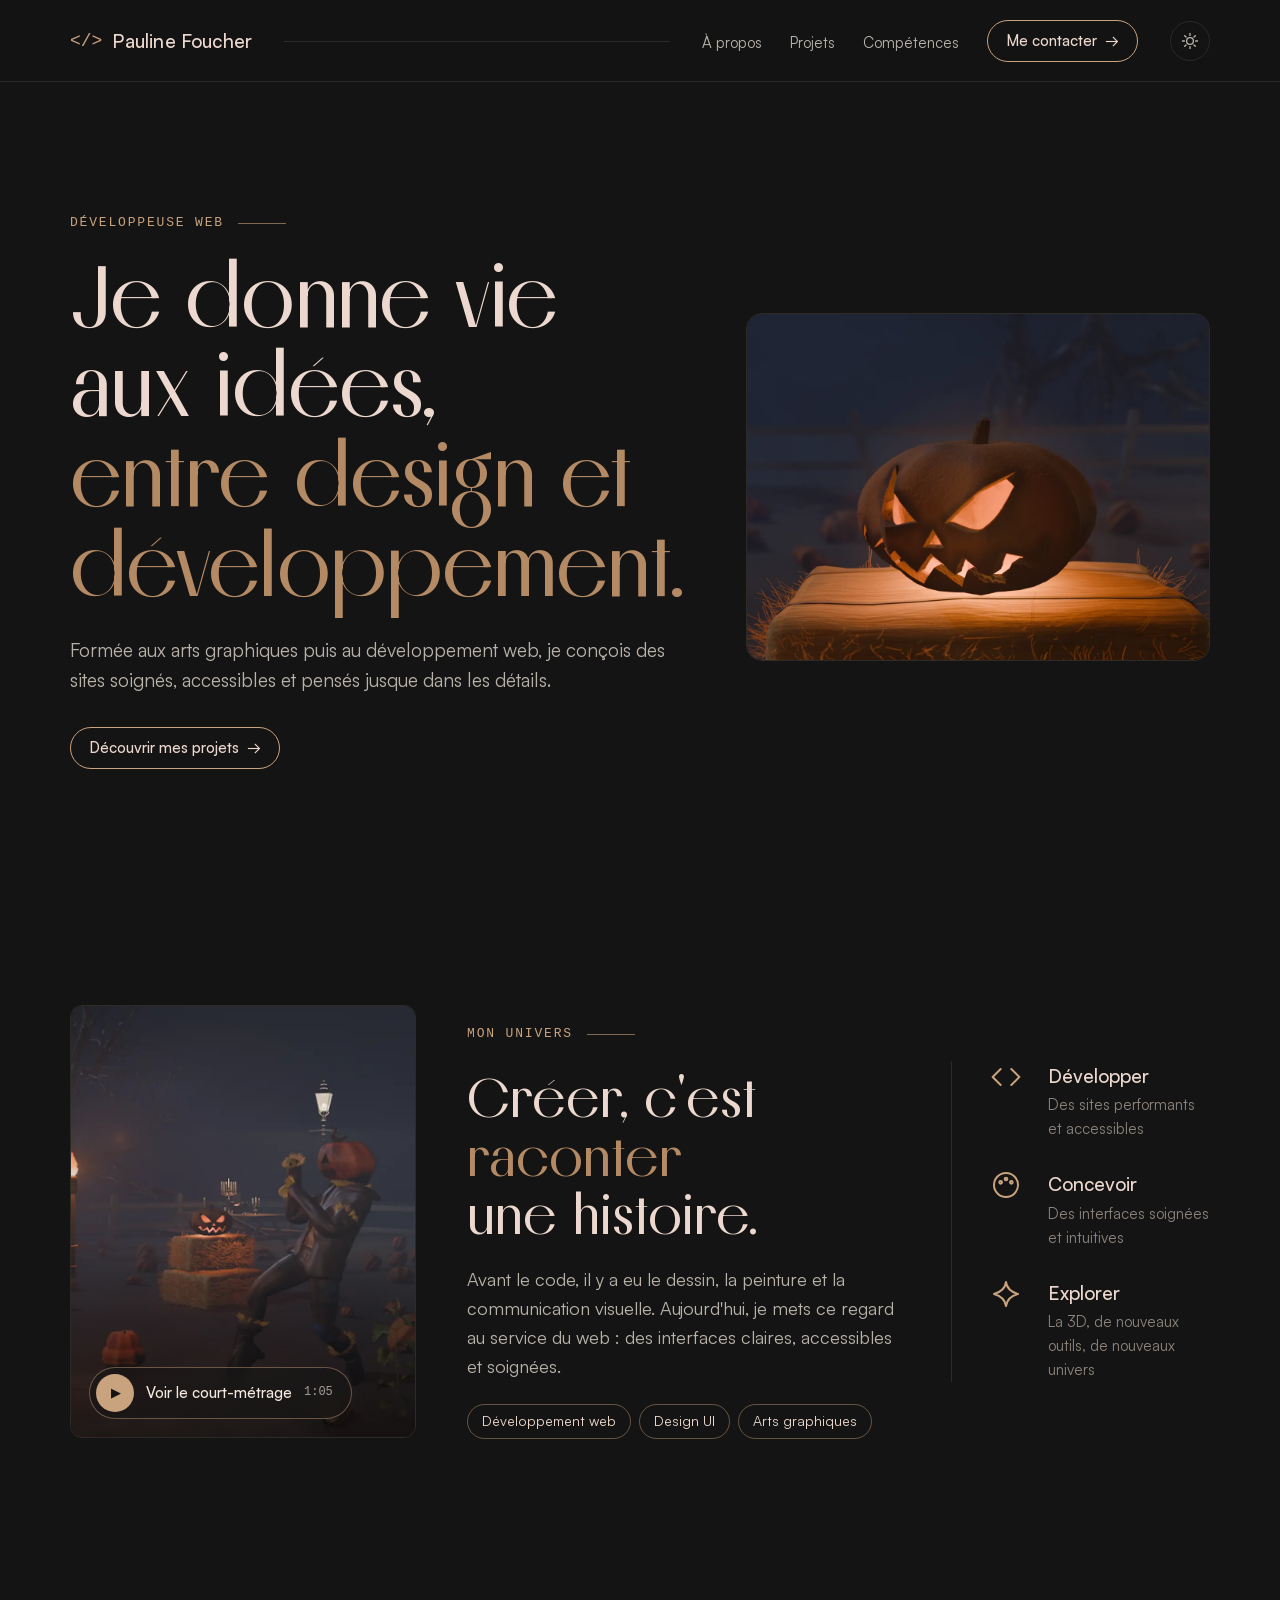
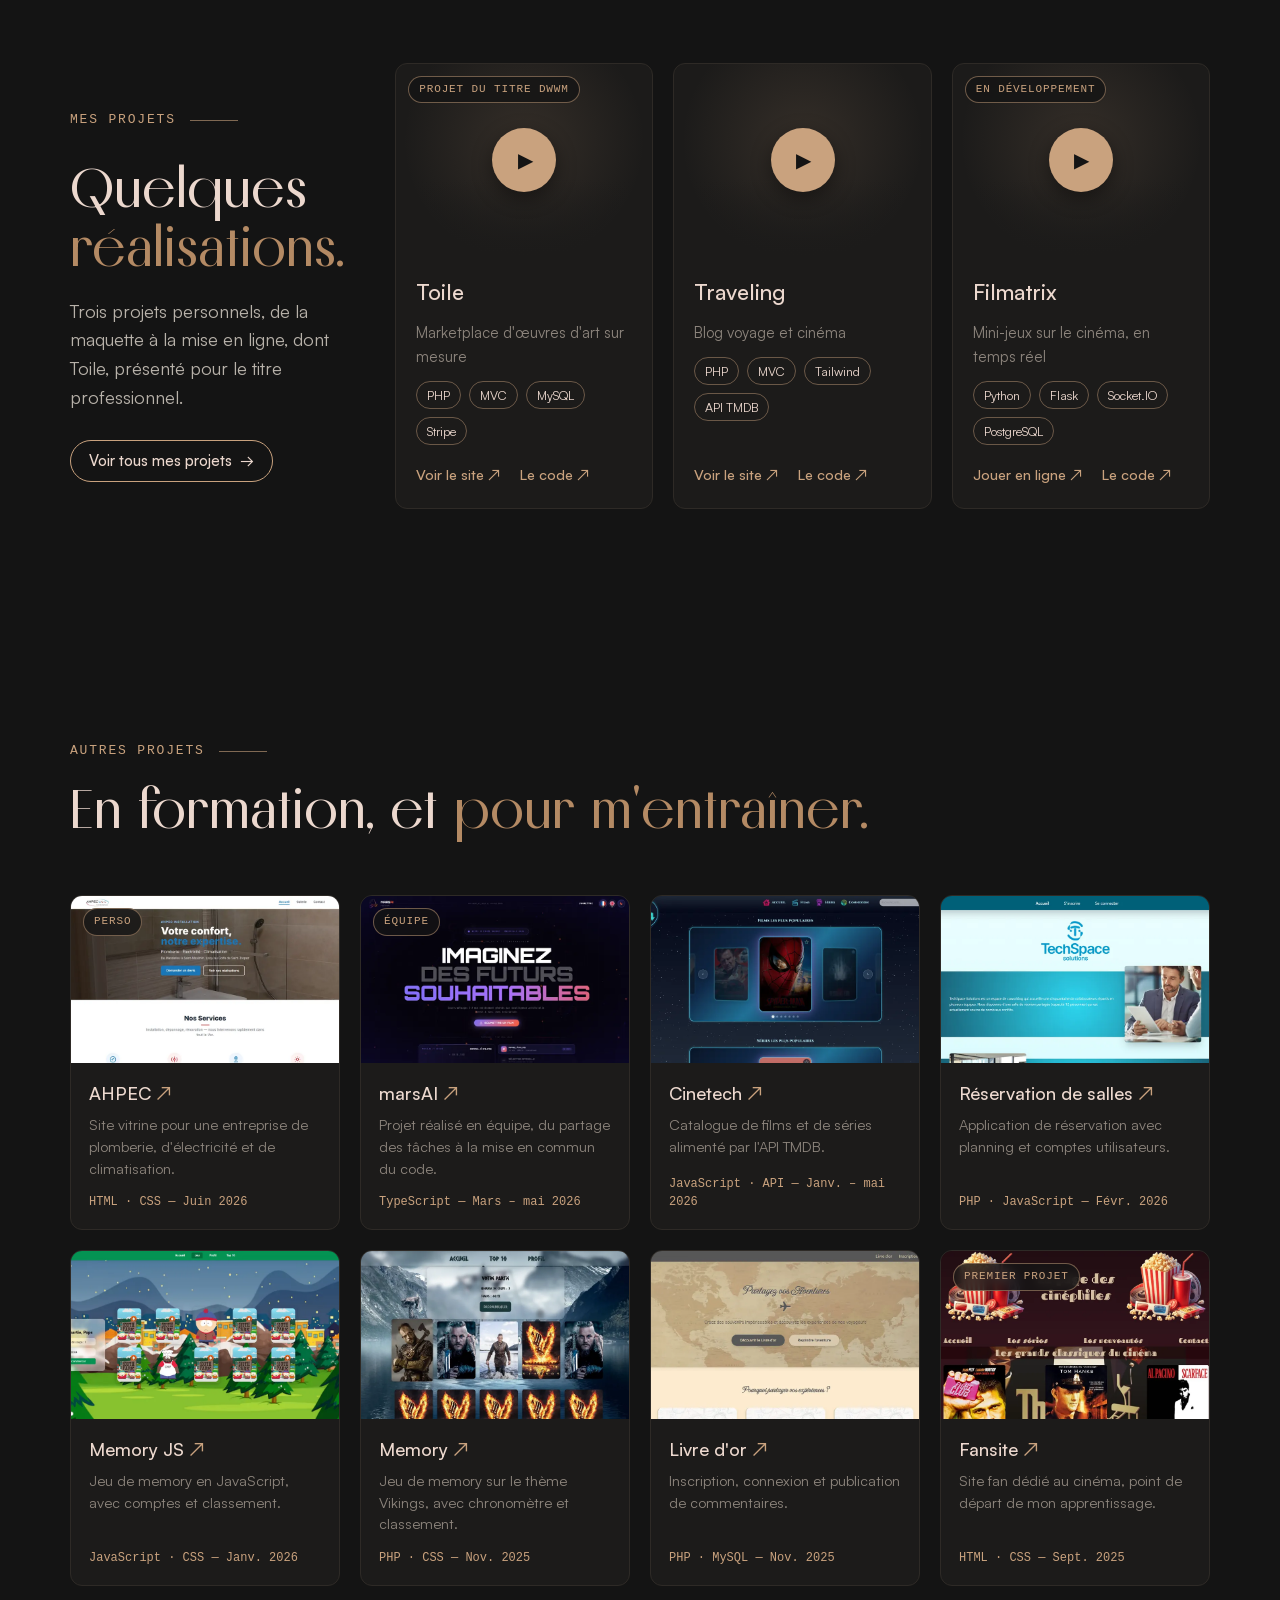
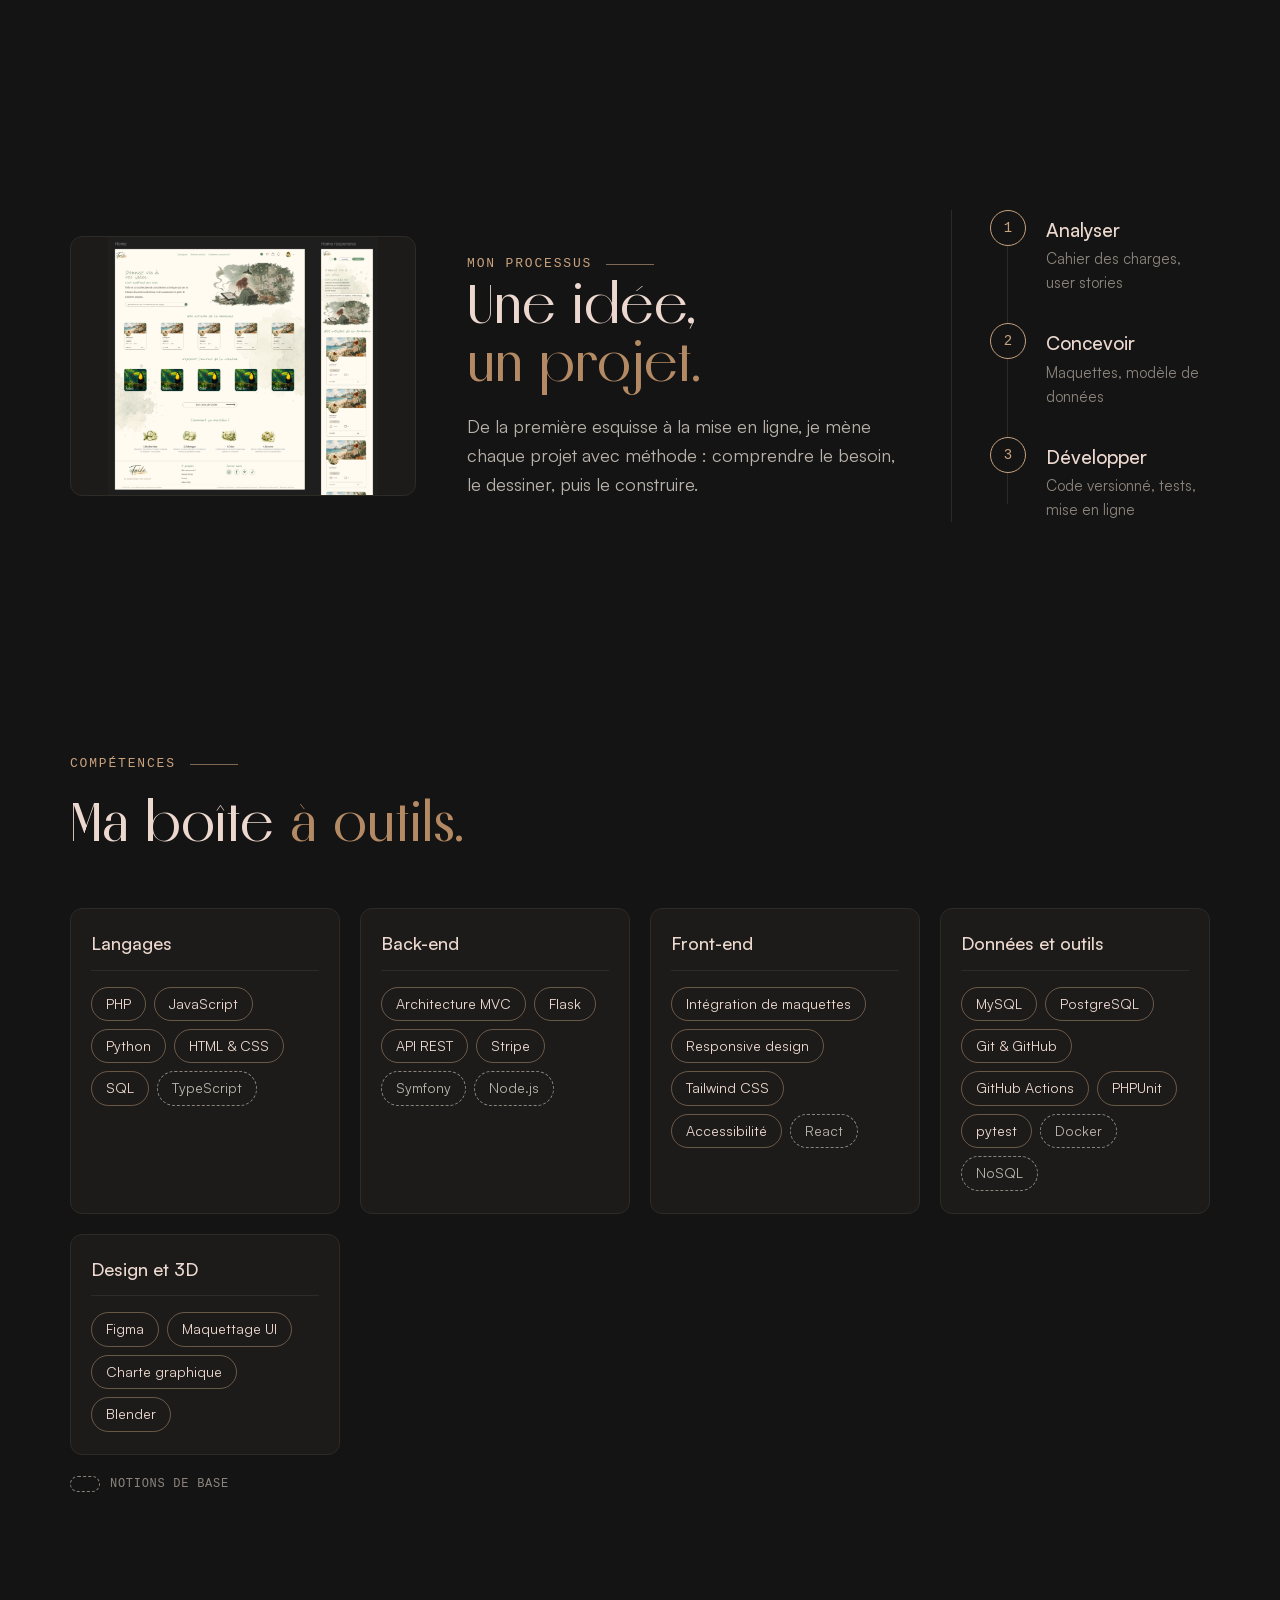
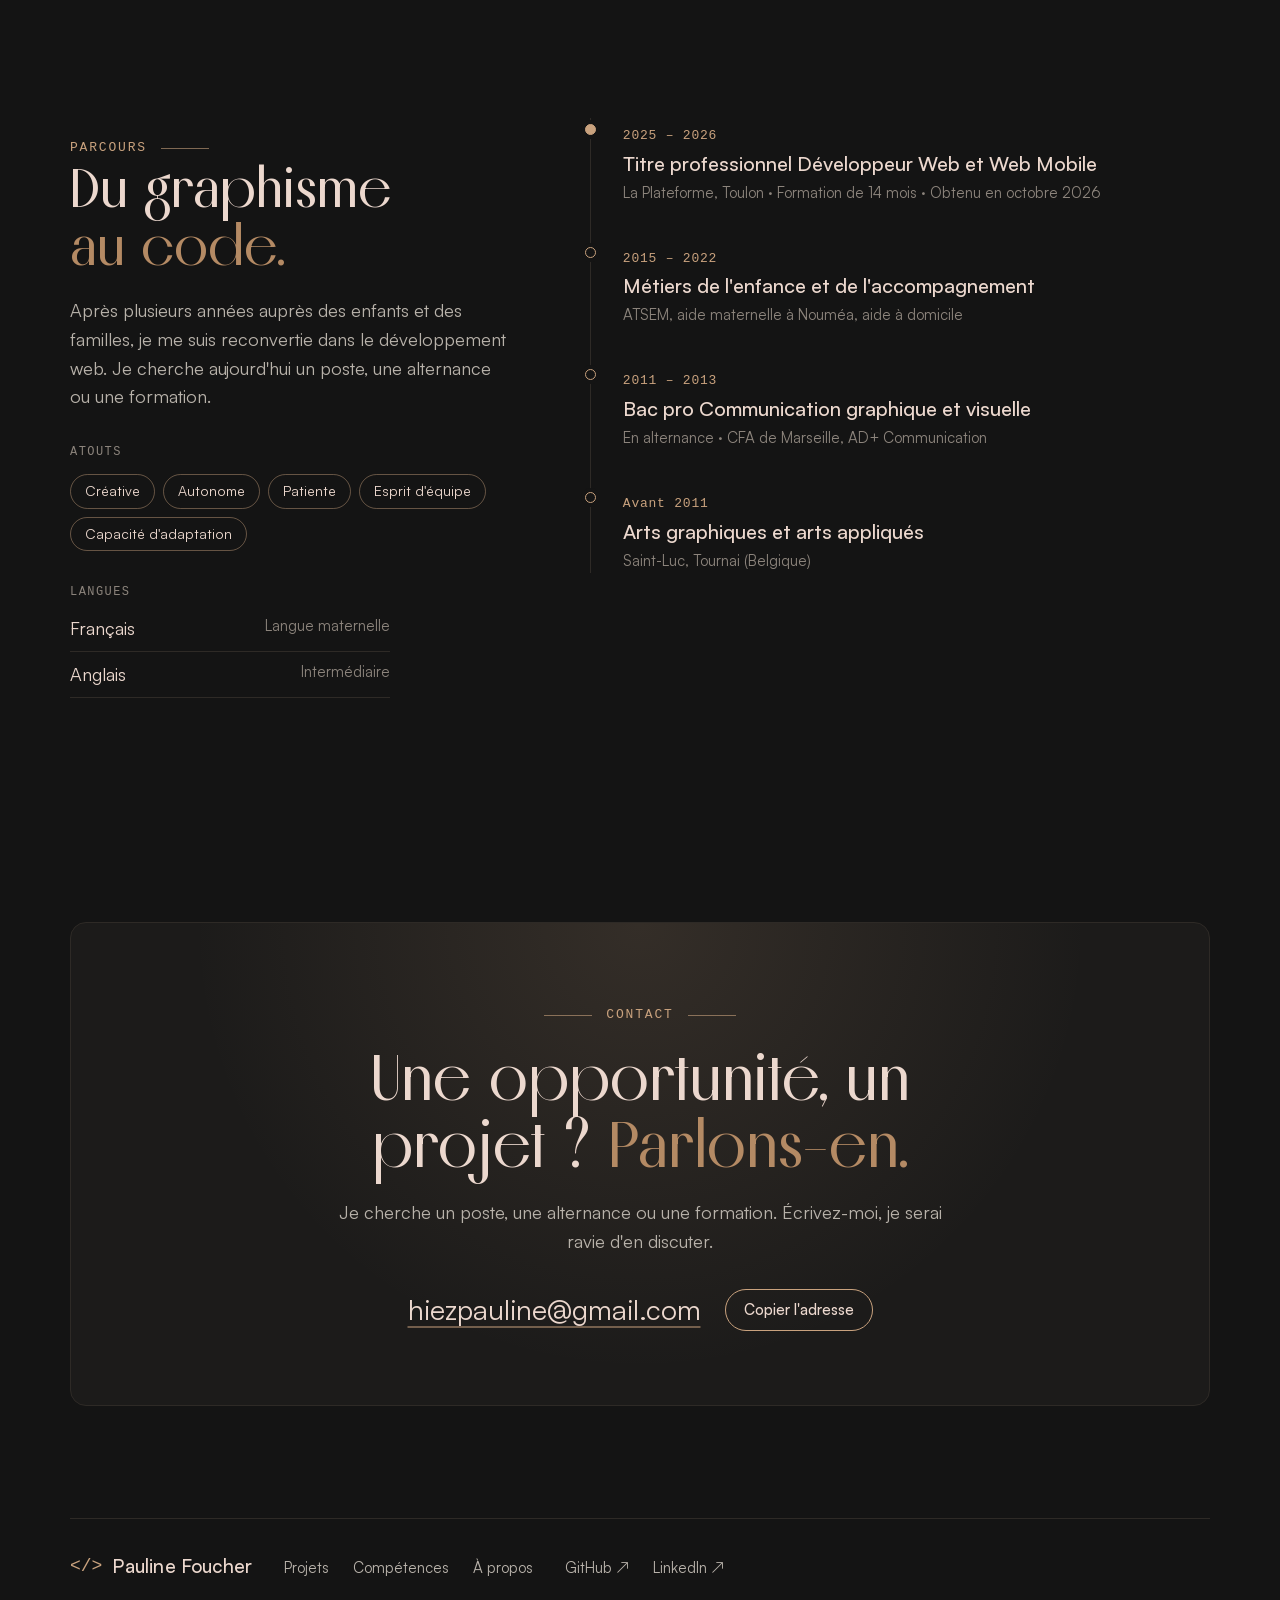
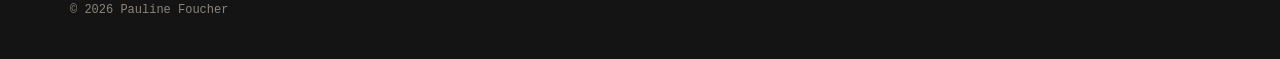
<file: index.html>
<!DOCTYPE html>
<html lang="fr">
<head>
  <meta charset="UTF-8">
  <meta name="viewport" content="width=device-width, initial-scale=1.0">
  <title>Pauline Foucher · Développeuse web</title>
  <meta name="description" content="Portfolio de Pauline Foucher, développeuse web ouverte à un emploi, une alternance ou une formation : projets en PHP, JavaScript et Python.">

  <link rel="icon" href="images/favicon.svg" type="image/svg+xml">

  <meta property="og:type" content="website">
  <meta property="og:locale" content="fr_FR">
  <meta property="og:title" content="Pauline Foucher · Développeuse web">
  <meta property="og:description" content="Développeuse web ouverte à un emploi, une alternance ou une formation : projets en PHP, JavaScript et Python.">
  <meta property="og:url" content="https://pauline-hiez.github.io/mon-portfolio/">
  <meta property="og:image" content="https://pauline-hiez.github.io/mon-portfolio/images/og-image.jpg">
  <meta name="twitter:card" content="summary_large_image">


  <!-- Applique le thème choisi avant l'affichage (évite un flash) et signale que le JavaScript est actif -->
  <script>
    document.documentElement.classList.add('js');
    (function () {
      let theme = null;
      // Clé "theme-v2" : les anciens choix mémorisés (souvent clairs) sont ignorés
      try { theme = localStorage.getItem('theme-v2'); } catch (e) {}
      // Deux thèmes : sombre (par défaut) et clair
      document.documentElement.dataset.theme = theme === 'light' ? 'light' : 'dark';
    })();
  </script>

  <!-- Styles et script -->
  <link rel="stylesheet" href="css/style.css">
  <script src="js/script.js" defer></script>
</head>
<body>

  <a class="skip-link" href="#main">Aller au contenu</a>

  <div class="wrap">

    <!-- ===== EN-TÊTE DU SITE ===== -->
    <header class="site-header">
      <a class="brand" href="#top">
        <span class="brand-mark" aria-hidden="true">&lt;/&gt;</span>
        <span class="brand-name">Pauline Foucher</span>
      </a>

      <nav class="site-nav" aria-label="Navigation principale">
        <ul>
          <li><a href="#a-propos">À propos</a></li>
          <li><a href="#projets">Projets</a></li>
          <li><a href="#competences">Compétences</a></li>
          <li><a class="btn-outline" href="#contact">Me contacter <span aria-hidden="true">→</span></a></li>
        </ul>
      </nav>

      <button type="button" class="theme-toggle" id="theme-toggle" aria-label="Activer le mode clair">
        <svg class="icon-moon" viewBox="0 0 24 24" aria-hidden="true">
          <path d="M20 14.5A8 8 0 0 1 9.5 4a8 8 0 1 0 10.5 10.5z"/>
        </svg>
        <svg class="icon-sun" viewBox="0 0 24 24" aria-hidden="true">
          <circle cx="12" cy="12" r="4.5"/>
          <path d="M12 2v2.5M12 19.5V22M2 12h2.5M19.5 12H22M4.9 4.9l1.8 1.8M17.3 17.3l1.8 1.8M4.9 19.1l1.8-1.8M17.3 6.7l1.8-1.8"/>
        </svg>
      </button>
    </header>

    <main id="main">

      <!-- Introduction -->
      <section class="hero" id="top">
        <div class="hero-text">
          <p class="kicker">Développeuse web</p>
          <h1>Je donne vie aux idées, <em>entre design et développement.</em></h1>
          <p class="hero-lead">
            Formée aux arts graphiques puis au développement web, je conçois des
            sites soignés, accessibles et pensés jusque dans les détails.
          </p>
          <a class="btn-outline" href="#projets">
            Découvrir mes projets <span aria-hidden="true">→</span>
          </a>
        </div>

        <!-- Visuel provisoire, en attendant le personnage 3D -->
        <figure class="hero-visual">
          <img src="images/lanterne.webp"
               alt="Lanterne citrouille sculptée, modélisée et éclairée dans Blender"
               width="1200" height="900" fetchpriority="high">
        </figure>
      </section>

      <!-- Mon univers (à propos) -->
      <section class="about" id="a-propos">
        <!-- Visuel : à choisir (portrait, rendu 3D…) -->
        <figure class="about-visual">
          <img src="images/epouvantail.webp" alt="L'appel, scène 3D réalisée dans Blender" loading="lazy">
          <button type="button" class="play-btn" id="film-open">
            <span class="play-pill">
              <span class="play-icon" aria-hidden="true">▶</span>
              Voir le court-métrage
              <span class="play-time">1:05</span>
            </span>
          </button>
        </figure>

        <div class="about-text">
          <p class="kicker">Mon univers</p>
          <h2>Créer, c'est <em>raconter</em> une histoire.</h2>
          <p>
            Avant le code, il y a eu le dessin, la peinture et la communication
            visuelle. Aujourd'hui, je mets ce regard au service du web : des
            interfaces claires, accessibles et soignées.
          </p>
          <ul class="tags" aria-label="Domaines">
            <li>Développement web</li>
            <li>Design UI</li>
            <li>Arts graphiques</li>
          </ul>
        </div>

        <ul class="pillars">
          <li>
            <svg class="pillar-icon" viewBox="0 0 24 24" aria-hidden="true">
              <path d="M8 6l-6 6 6 6M16 6l6 6-6 6"/>
            </svg>
            <h3>Développer</h3>
            <p>Des sites performants et accessibles</p>
          </li>
          <li>
            <svg class="pillar-icon" viewBox="0 0 24 24" aria-hidden="true">
              <circle cx="12" cy="12" r="9"/>
              <circle cx="8" cy="10" r="1"/>
              <circle cx="12" cy="7.5" r="1"/>
              <circle cx="16" cy="10" r="1"/>
            </svg>
            <h3>Concevoir</h3>
            <p>Des interfaces soignées et intuitives</p>
          </li>
          <li>
            <svg class="pillar-icon" viewBox="0 0 24 24" aria-hidden="true">
              <path d="M12 3c.6 4.6 3.4 7.4 9 9-5.6 1.6-8.4 4.4-9 9-.6-4.6-3.4-7.4-9-9 5.6-1.6 8.4-4.4 9-9z"/>
            </svg>
            <h3>Explorer</h3>
            <p>La 3D, de nouveaux outils, de nouveaux univers</p>
          </li>
        </ul>
      </section>

      <!-- Projets -->
      <section class="projects" id="projets">
        <div class="projects-intro">
          <p class="kicker">Mes projets</p>
          <h2>Quelques <em>réalisations.</em></h2>
          <p>
            Trois projets personnels, de la maquette à la mise en ligne, dont
            Toile, présenté pour le titre professionnel.
          </p>
          <a class="btn-outline" href="#formation">
            Voir tous mes projets <span aria-hidden="true">→</span>
          </a>
        </div>

        <ul class="project-list"></ul>

        <noscript>
          <p>Retrouvez mes projets sur <a href="https://github.com/Pauline-hiez">GitHub</a>.</p>
        </noscript>

        <!-- Modèle d'une carte, rempli par script.js avec data/projets-phares.json -->
        <template id="project-template">
          <li class="project-card">
            <div class="screen">
              <span class="badge"></span>
              <video class="demo" muted loop playsinline preload="none"></video>
              <button type="button" class="video-btn">
                <span class="play-icon" aria-hidden="true">▶</span>
              </button>
            </div>
            <div class="project-body">
              <h3 class="project-title"></h3>
              <p class="project-desc"></p>
              <ul class="tags" aria-label="Technologies"></ul>
              <div class="project-links">
                <a class="project-site" target="_blank" rel="noopener"><span class="project-site-label"></span> <span aria-hidden="true">↗</span></a>
                <a class="project-code" target="_blank" rel="noopener">Le code <span aria-hidden="true">↗</span></a>
              </div>
            </div>
          </li>
        </template>
      </section>

      <!-- Autres projets -->
      <section class="others" id="formation">
        <div class="others-head">
          <p class="kicker">Autres projets</p>
          <h2>En formation, et <em>pour m'entraîner.</em></h2>
        </div>

        <ul class="others-list"></ul>

        <noscript>
          <p>Retrouvez tous mes projets sur <a href="https://github.com/Pauline-hiez">GitHub</a>.</p>
        </noscript>

        <!-- Modèle d'une carte, rempli par script.js avec data/autres-projets.json -->
        <template id="other-template">
          <li class="other-card">
            <a target="_blank" rel="noopener">
              <figure class="other-shot">
                <span class="badge"></span>
                <img class="other-thumb" alt="" loading="lazy">
              </figure>
              <div class="other-body">
                <h3 class="other-title"><span aria-hidden="true">↗</span></h3>
                <p class="other-desc"></p>
                <p class="other-meta"></p>
              </div>
            </a>
          </li>
        </template>
      </section>

      <!-- Mon processus -->
      <section class="process" id="processus">
        <!-- Maquette de Toile : versions ordinateur et mobile -->
        <figure class="process-visual">
          <img src="images/maquette.png"
               alt="Maquette de la page d'accueil de Toile, en version ordinateur et mobile"
               width="882" height="841" loading="lazy">
        </figure>

        <div class="process-text">
          <p class="kicker">Mon processus</p>
          <h2>Une idée, <em>un projet.</em></h2>
          <p>
            De la première esquisse à la mise en ligne, je mène chaque projet
            avec méthode : comprendre le besoin, le dessiner, puis le construire.
          </p>
        </div>

        <ol class="steps">
          <li>
            <h3>Analyser</h3>
            <p>Cahier des charges, user stories</p>
          </li>
          <li>
            <h3>Concevoir</h3>
            <p>Maquettes, modèle de données</p>
          </li>
          <li>
            <h3>Développer</h3>
            <p>Code versionné, tests, mise en ligne</p>
          </li>
        </ol>
      </section>

      <!-- Compétences -->
      <section class="skills" id="competences">
        <div class="skills-head">
          <p class="kicker">Compétences</p>
          <h2>Ma boîte <em>à outils.</em></h2>
        </div>

        <div class="skills-grid"></div>

        <!-- Modèle d'une catégorie, rempli par script.js avec data/competences.json -->
        <template id="skill-template">
          <div class="skill-group">
            <h3></h3>
            <ul class="tags"></ul>
          </div>
        </template>

        <p class="skills-legend"><span aria-hidden="true"></span>Notions de base</p>
      </section>

      <!-- Parcours -->
      <section class="path" id="parcours">
        <div class="path-intro">
          <p class="kicker">Parcours</p>
          <h2>Du graphisme <em>au code.</em></h2>
          <p>
            Après plusieurs années auprès des enfants et des familles, je me suis
            reconvertie dans le développement web. Je cherche aujourd'hui un poste,
            une alternance ou une formation.
          </p>

          <h3>Atouts</h3>
          <ul class="tags">
            <li>Créative</li>
            <li>Autonome</li>
            <li>Patiente</li>
            <li>Esprit d'équipe</li>
            <li>Capacité d'adaptation</li>
          </ul>

          <h3>Langues</h3>
          <ul class="langs">
            <li>Français <span>Langue maternelle</span></li>
            <li>Anglais <span>Intermédiaire</span></li>
          </ul>
        </div>

        <ol class="timeline">
          <li>
            <time class="when" datetime="2026">2025 – 2026</time>
            <h3>Titre professionnel Développeur Web et Web Mobile</h3>
            <p>La Plateforme, Toulon · Formation de 14 mois · Obtenu en octobre 2026</p>
          </li>
          <li>
            <time class="when" datetime="2015">2015 – 2022</time>
            <h3>Métiers de l'enfance et de l'accompagnement</h3>
            <p>ATSEM, aide maternelle à Nouméa, aide à domicile</p>
          </li>
          <li>
            <time class="when" datetime="2011">2011 – 2013</time>
            <h3>Bac pro Communication graphique et visuelle</h3>
            <p>En alternance · CFA de Marseille, AD+ Communication</p>
          </li>
          <li>
            <span class="when">Avant 2011</span>
            <h3>Arts graphiques et arts appliqués</h3>
            <p>Saint-Luc, Tournai (Belgique)</p>
          </li>
        </ol>
      </section>

      <!-- Contact -->
      <section class="contact" id="contact">
        <p class="kicker">Contact</p>
        <h2>Une opportunité, un projet&nbsp;? <em>Parlons-en.</em></h2>
        <p class="contact-lead">
          Je cherche un poste, une alternance ou une formation.
          Écrivez-moi, je serai ravie d'en discuter.
        </p>

        <div class="mail-row">
          <a class="mail" id="email" href="mailto:hiezpauline@gmail.com">hiezpauline@gmail.com</a>
          <button type="button" class="btn-outline" id="copy-btn">Copier l'adresse</button>
          <span class="vh" id="copy-status" role="status" aria-live="polite"></span>
        </div>
      </section>

    </main>

    <!-- Pied de page -->
    <footer class="site-footer">
      <a class="brand" href="#top">
        <span class="brand-mark" aria-hidden="true">&lt;/&gt;</span>
        <span class="brand-name">Pauline Foucher</span>
      </a>

      <nav aria-label="Liens de bas de page">
        <ul class="footer-links">
          <li><a href="#projets">Projets</a></li>
          <li><a href="#competences">Compétences</a></li>
          <li><a href="#a-propos">À propos</a></li>
        </ul>
      </nav>

      <ul class="socials">
        <li><a href="https://github.com/Pauline-hiez" target="_blank" rel="noopener">GitHub <span aria-hidden="true">↗</span></a></li>
        <li><a href="https://www.linkedin.com/in/pauline-hiez-a993b643b/" target="_blank" rel="noopener">LinkedIn <span aria-hidden="true">↗</span></a></li>
      </ul>

      <p class="copyright">© 2026 Pauline Foucher</p>
    </footer>

    <!-- Retour en haut de la page -->
    <a class="to-top" href="#top" aria-label="Retour en haut de la page">
      <span aria-hidden="true">↑</span>
    </a>

  </div>

  <!-- Fenêtre du court-métrage -->
  <dialog class="film-dialog" id="film-dialog" aria-labelledby="film-title">
    <div class="film-head">
      <h2 id="film-title">L'appel</h2>
      <button type="button" class="film-close" id="film-close" aria-label="Fermer la vidéo">×</button>
    </div>
    <video class="film-video" id="film-video" src="videos/lappel.mp4"
           poster="videos/lappel-poster.webp"
           controls preload="none" playsinline></video>
    <p class="film-caption">
      Court-métrage 3D réalisé dans Blender · 1 min 05 ·
      <a href="https://www.youtube.com/watch?v=dZjXC21wqis" target="_blank" rel="noopener">Voir aussi sur YouTube <span aria-hidden="true">↗</span></a>
    </p>
  </dialog>

</body>
</html>
</file>
<file: css/style.css>
/* 1. Variables et thèmes : gris-noir, or et crème */
:root {
    /* Polices */
    --font-titre: "Melodrama", Georgia, serif;
    --font-texte: "Satoshi", system-ui, sans-serif;
    --font-mono: ui-monospace, "Cascadia Code", Consolas, monospace;

    /* Thème sombre (par défaut) */
    color-scheme: dark;

    /* Fond de page */
    --paper: #141414;
    /* Cartes, blocs */
    --paper-2: #1C1B1A;
    /* Titres, texte important (crème) */
    --ink: #ECD8CE;
    /* Texte courant (gris chaud) */
    --ink-2: #B8B2AA;
    /* Textes secondaires, légendes */
    --ink-3: #8C847C;
    /* Filets, bordures */
    --line: #2E2A26;
    /* Or clair : liens, boutons, icônes */
    --accent: #C9A27E;
    /* Or bronze : mots en italique */
    --gold: #B48A64;
    /* Surligneur, sélection */
    --hl: color-mix(in srgb, var(--accent) 25%, transparent);
    /* Ombre des cartes */
    --shadow: 0 1px 1px rgba(0, 0, 0, 0.4),
        0 14px 24px -12px rgba(0, 0, 0, 0.7);
}

/* Thème clair : crème, encre et bronze */
:root[data-theme="light"] {
    color-scheme: light;
    --paper: #F4EDE4;
    --paper-2: #FBF7F1;
    --ink: #1A1816;
    --ink-2: #4A443E;
    --ink-3: #6B635B;
    --line: #E2D7CA;
    --accent: #8A5F3A;
    --gold: #8A5F3A;
    --hl: color-mix(in srgb, var(--accent) 20%, transparent);
    --shadow: 0 1px 1px rgba(26, 24, 22, 0.12),
        0 14px 24px -12px rgba(26, 24, 22, 0.35);
}

/* Polices (Fontshare, hébergées en local) */
@font-face {
    font-family: "Melodrama";
    src: url("../fonts/Melodrama-Variable.woff2") format("woff2");
    font-weight: 300 700;
    font-style: normal;
    font-display: swap;
}

@font-face {
    font-family: "Satoshi";
    src: url("../fonts/Satoshi-Variable.woff2") format("woff2");
    font-weight: 300 900;
    font-style: normal;
    font-display: swap;
}

@font-face {
    font-family: "Satoshi";
    src: url("../fonts/Satoshi-VariableItalic.woff2") format("woff2");
    font-weight: 300 900;
    font-style: italic;
    font-display: swap;
}

/* 2. Reset et bases (mobile first) */
*,
*::before,
*::after {
    box-sizing: border-box;
}

html {
    scroll-behavior: smooth;
    scroll-padding-top: 88px;
}

body {
    margin: 0;
    padding-inline: clamp(16px, 5vw, 64px);
    overflow-x: clip;
    background-color: var(--paper);
    color: var(--ink-2);
    font-family: var(--font-texte);
    font-size: 18px;
    line-height: 1.6;
    -webkit-font-smoothing: antialiased;
    transition: background-color 0.3s, color 0.3s;
}

/* Grands titres en Melodrama */
h1,
h2 {
    margin: 0;
    color: var(--ink);
    font-family: var(--font-titre);
    font-weight: 500;
    line-height: 1.05;
    text-wrap: balance;
}

/* Conteneur centré */
.wrap {
    max-width: 1140px;
    margin: 0 auto;
}

a {
    color: inherit;
    text-decoration: none;
}

img,
video {
    display: block;
    max-width: 100%;
}

/* Contour visible au clavier */
:focus-visible {
    outline: 3px solid var(--accent);
    outline-offset: 3px;
    border-radius: 4px;
}

::selection {
    background: var(--hl);
}

/* Lien d'évitement (accessibilité) */
.skip-link {
    position: absolute;
    top: 12px;
    left: 12px;
    z-index: 1000;
    padding: 10px 16px;
    border-radius: 6px;
    background: var(--ink);
    color: var(--paper);
    font-size: 15px;
    font-weight: 700;
    transform: translateY(-200%);
    transition: transform 0.2s;
}

.skip-link:focus {
    transform: translateY(0);
}

/* Texte lu par les lecteurs d'écran, mais invisible */
.vh {
    position: absolute;
    width: 1px;
    height: 1px;
    overflow: hidden;
    clip-path: inset(50%);
    white-space: nowrap;
}

/* 3. En-tête du site */
.site-header {
    position: sticky;
    z-index: 40;
    top: 0;
    display: flex;
    flex-wrap: wrap;
    align-items: center;
    gap: 12px 20px;
    padding-block: 14px;
}

/* Fond translucide, d'un bord à l'autre de l'écran */
.site-header::before {
    content: "";
    position: absolute;
    z-index: -1;
    inset: 0 calc(50% - 50vw);
    border-bottom: 1px solid var(--line);
    background: color-mix(in srgb, var(--paper) 88%, transparent);
    -webkit-backdrop-filter: blur(10px);
    backdrop-filter: blur(10px);
}

/* Logo : </> + nom */
.brand {
    display: inline-flex;
    align-items: center;
    gap: 10px;
    margin-right: auto;
    color: var(--ink);
}

.brand-mark {
    font-family: var(--font-mono);
    font-size: 18px;
    color: var(--accent);
}

.brand-name {
    font-size: 19px;
    font-weight: 500;
    letter-spacing: 0.01em;
}

/* Navigation : sur mobile, elle passe sous le logo, sur toute la largeur */
.site-nav {
    order: 3;
    width: 100%;
}

.site-nav ul {
    display: flex;
    flex-wrap: wrap;
    align-items: center;
    gap: 10px 22px;
    margin: 0;
    padding: 0;
    list-style: none;
}

.site-nav a:not(.btn-outline) {
    font-size: 15px;
    color: var(--ink-2);
    transition: color 0.2s;
}

.site-nav a:not(.btn-outline):hover {
    color: var(--ink);
}

/* Bouton à contour arrondi (réutilisé dans toute la page) */
.btn-outline {
    display: inline-flex;
    align-items: center;
    gap: 8px;
    padding: 8px 18px;
    border: 1px solid var(--accent);
    border-radius: 999px;
    color: var(--ink);
    font-size: 15px;
    font-weight: 500;
    transition: background 0.2s, color 0.2s;
}

.btn-outline:hover {
    background: var(--accent);
    color: var(--paper);
}

/* Bouton mode clair / sombre */
.theme-toggle {
    display: grid;
    place-items: center;
    width: 40px;
    height: 40px;
    padding: 0;
    border: 1px solid var(--line);
    border-radius: 50%;
    background: transparent;
    color: var(--ink-2);
    cursor: pointer;
    transition: border-color 0.2s, color 0.2s;
}

.theme-toggle:hover {
    border-color: var(--accent);
    color: var(--accent);
}

.theme-toggle svg {
    width: 18px;
    height: 18px;
    fill: none;
    stroke: currentColor;
    stroke-width: 1.8;
    stroke-linecap: round;
    stroke-linejoin: round;
}

/* En mode sombre, on propose le soleil ; en mode clair, la lune */
.theme-toggle .icon-sun,
.theme-toggle[data-current="dark"] .icon-moon {
    display: none;
}

.theme-toggle[data-current="dark"] .icon-sun {
    display: block;
}

/* Grands écrans : tout sur une ligne */
@media (min-width: 900px) {
    .site-header {
        flex-wrap: nowrap;
        gap: 32px;
        padding-block: 20px;
    }

    .brand {
        margin-right: 0;
    }

    .site-nav {
        order: 0;
        display: flex;
        flex: 1;
        align-items: center;
        gap: 32px;
        width: auto;
    }

    /* Filet fin entre le logo et les liens, comme sur la maquette */
    .site-nav::before {
        content: "";
        flex: 1;
        height: 1px;
        background: var(--line);
    }

    .site-nav ul {
        flex-wrap: nowrap;
        gap: 28px;
    }
}

/* 4. Étiquette au-dessus des titres (réutilisée dans toutes les sections) */
.kicker {
    display: inline-flex;
    align-items: center;
    gap: 14px;
    margin: 0 0 18px;
    font-family: var(--font-mono);
    font-size: 13px;
    letter-spacing: 0.14em;
    text-transform: uppercase;
    color: var(--accent);
}

/* Petit filet après le texte, comme sur la maquette */
.kicker::after {
    content: "";
    width: 48px;
    height: 1px;
    background: currentColor;
    opacity: 0.6;
}

/* Mots mis en valeur dans les titres : en or, sans faux italique */
h1 em,
h2 em {
    font-style: normal;
    color: var(--gold);
}

/* 5. Introduction (hero) */
.hero {
    display: grid;
    gap: 40px;
    padding-block: clamp(40px, 8vw, 112px);
}

.hero h1 {
    font-size: clamp(44px, 8vw, 88px);
    line-height: 1.02;
    letter-spacing: -0.01em;
}

.hero-lead {
    max-width: 32em;
    margin: 24px 0 32px;
    font-size: clamp(17px, 1.6vw, 19px);
}

/* Emplacement de la lanterne : un halo doré en attendant la 3D */
.hero-visual {
    margin: 0;
    aspect-ratio: 4 / 3;
    border: 1px solid var(--line);
    border-radius: 16px;
    background: radial-gradient(circle at 50% 55%,
            color-mix(in srgb, var(--accent) 22%, transparent),
            transparent 60%);
}

.hero-visual {
    overflow: hidden;
}

.hero-visual img {
    width: 100%;
    height: 100%;
    object-fit: cover;
}

/* Lanterne provisoire : halo qui vacille comme une flamme */
.hero-visual {
    position: relative;
}

.hero-visual::after {
    content: "";
    position: absolute;
    inset: 0;
    background: radial-gradient(circle at 50% 62%,
            rgb(255 140 50 / 0.55),
            transparent 45%);
    mix-blend-mode: screen;
    opacity: 0.35;
    pointer-events: none;
    animation: flicker 6s ease-in-out infinite;
}

/* Variations irrégulières : une vraie flamme n'a pas de rythme régulier */
@keyframes flicker {
    0% {
        opacity: 0.35;
    }

    8% {
        opacity: 0.55;
    }

    12% {
        opacity: 0.3;
    }

    20% {
        opacity: 0.5;
    }

    31% {
        opacity: 0.4;
    }

    38% {
        opacity: 0.62;
    }

    44% {
        opacity: 0.33;
    }

    57% {
        opacity: 0.48;
    }

    63% {
        opacity: 0.38;
    }

    72% {
        opacity: 0.58;
    }

    80% {
        opacity: 0.3;
    }

    91% {
        opacity: 0.45;
    }

    100% {
        opacity: 0.35;
    }
}

/* Grands écrans : texte à gauche, visuel à droite */
@media (min-width: 900px) {
    .hero {
        grid-template-columns: 5fr 6fr;
        align-items: center;
        gap: clamp(40px, 5vw, 80px);
        min-height: calc(100vh - 90px);
    }
}

/* 6. Mon univers (à propos) */
.about {
    display: grid;
    gap: 40px;
    padding-block: clamp(64px, 9vw, 112px);
}

/* Cadre de l'image : prêt à recevoir le rendu Blender */
.about-visual {
    width: 100%;
    max-width: 420px;
    margin: 0;
    aspect-ratio: 4 / 5;
    overflow: hidden;
    border: 1px solid var(--line);
    border-radius: 12px;
    background: var(--paper-2);
}

.about-visual img {
    width: 100%;
    height: 100%;
    object-fit: cover;
}

.about h2 {
    font-size: clamp(36px, 5vw, 56px);
}

.about-text p {
    max-width: 34em;
    margin: 20px 0 24px;
}

/* Lien texte doré, souligné au survol (réutilisable) */
.text-link {
    display: inline-flex;
    gap: 6px;
    margin-top: 22px;
    color: var(--accent);
    font-size: 15px;
    font-weight: 500;
    text-decoration: underline;
    text-decoration-color: transparent;
    text-underline-offset: 5px;
    transition: text-decoration-color 0.2s;
}

.text-link:hover {
    text-decoration-color: currentColor;
}

/* Étiquettes en pastilles (réutilisées pour les technos des projets) */
.tags {
    display: flex;
    flex-wrap: wrap;
    gap: 8px;
    margin: 0;
    padding: 0;
    list-style: none;
}

.tags li {
    padding: 5px 14px;
    border: 1px solid color-mix(in srgb, var(--accent) 45%, transparent);
    border-radius: 999px;
    font-size: 14px;
    color: var(--ink);
}

/* Piliers : icône à gauche, titre et texte à droite */
.pillars {
    display: grid;
    gap: 28px;
    margin: 0;
    padding: 0;
    list-style: none;
}

.pillars li {
    display: grid;
    grid-template-columns: 40px 1fr;
    column-gap: 18px;
}

.pillar-icon {
    grid-row: span 2;
    width: 32px;
    height: 32px;
    fill: none;
    stroke: var(--accent);
    stroke-width: 1.5;
    stroke-linecap: round;
    stroke-linejoin: round;
}

.pillars h3 {
    margin: 0;
    font-size: 19px;
    font-weight: 500;
    color: var(--ink);
}

.pillars p {
    margin: 2px 0 0;
    font-size: 15px;
    color: var(--ink-3);
}

/* Grands écrans : image, texte et piliers sur trois colonnes */
@media (min-width: 900px) {
    .about {
        grid-template-columns: 4fr 5fr 3fr;
        align-items: center;
        gap: clamp(32px, 4vw, 56px);
    }

    /* Filet vertical avant les piliers, comme sur la maquette */
    .pillars {
        padding-left: clamp(24px, 3vw, 40px);
        border-left: 1px solid var(--line);
    }
}

/* 7. Projets */
.projects {
    display: grid;
    gap: 40px;
    padding-block: clamp(64px, 9vw, 112px);
}

.projects-intro h2 {
    font-size: clamp(36px, 5vw, 56px);
}

.projects-intro p {
    max-width: 28em;
    margin: 20px 0 28px;
}

/* Liste des cartes : une colonne sur mobile */
.project-list {
    display: grid;
    gap: 20px;
    margin: 0;
    padding: 0;
    list-style: none;
}

/* Carte de projet */
.project-card {
    display: flex;
    flex-direction: column;
    overflow: hidden;
    border: 1px solid var(--line);
    border-radius: 12px;
    background: var(--paper-2);
    transition: transform 0.3s, border-color 0.3s;
}

.project-card:hover {
    border-color: color-mix(in srgb, var(--accent) 50%, transparent);
    transform: translateY(-4px);
}

/* Écran : la vidéo, avec un fondu vers la carte en bas */
.screen {
    position: relative;
    aspect-ratio: 4 / 3;
    overflow: hidden;
    background: radial-gradient(circle at 50% 40%,
            color-mix(in srgb, var(--accent) 14%, transparent),
            transparent 70%);
}

.screen::after {
    content: "";
    position: absolute;
    inset: 0;
    background: linear-gradient(transparent 60%, var(--paper-2));
    pointer-events: none;
}

.demo {
    position: absolute;
    inset: 0;
    width: 100%;
    height: 100%;
    object-fit: cover;
}

/* Bouton lecture/pause : couvre toute la vidéo, icône au centre */
.video-btn {
    position: absolute;
    inset: 0;
    z-index: 2;
    display: grid;
    place-items: center;
    padding: 0;
    border: 0;
    background: none;
    cursor: pointer;
}

/* Contour clavier dessiné à l'intérieur, pour ne pas être coupé */
.video-btn:focus-visible {
    outline-offset: -4px;
}

/* Icône plus grande sur les cartes */
.video-btn .play-icon {
    width: 64px;
    height: 64px;
    font-size: 20px;
    box-shadow: 0 6px 20px rgba(0, 0, 0, 0.45);
    transition: transform 0.3s, opacity 0.3s;
}

.video-btn:hover .play-icon,
.video-btn:focus-visible .play-icon {
    transform: scale(1.1);
}

/* Pendant la lecture, l'icône s'efface */
.screen.is-playing .play-icon {
    opacity: 0;
}

/* Au clavier, elle reste visible pour savoir où on est */
.screen.is-playing .video-btn:focus-visible .play-icon {
    opacity: 1;
}

/* Badge posé sur la vidéo */
.badge {
    position: absolute;
    z-index: 2;
    top: 12px;
    left: 12px;
    padding: 4px 10px;
    border: 1px solid color-mix(in srgb, var(--accent) 50%, transparent);
    border-radius: 999px;
    background: color-mix(in srgb, var(--paper) 80%, transparent);
    -webkit-backdrop-filter: blur(6px);
    backdrop-filter: blur(6px);
    color: var(--accent);
    font-family: var(--font-mono);
    font-size: 11px;
    letter-spacing: 0.08em;
    text-transform: uppercase;
}

/* Texte de la carte */
.project-body {
    display: flex;
    flex: 1;
    flex-direction: column;
    gap: 12px;
    padding: 18px 20px 22px;
}

.project-body h3 {
    margin: 0;
    font-size: 22px;
    font-weight: 500;
    color: var(--ink);
}

.project-body>p {
    margin: 0;
    font-size: 15px;
    color: var(--ink-3);
}

/* Tags plus petits dans les cartes */
.project-card .tags li {
    padding: 3px 10px;
    font-size: 12.5px;
}

/* Liens en bas de la carte */
.project-links {
    display: flex;
    flex-wrap: wrap;
    gap: 8px 20px;
    margin-top: auto;
    padding-top: 6px;
}

.project-links a {
    color: var(--accent);
    font-size: 14.5px;
    font-weight: 500;
    transition: color 0.2s;
}

.project-links a:hover {
    color: var(--ink);
}

/* Tablette : deux cartes par ligne */
@media (min-width: 600px) {
    .project-list {
        grid-template-columns: repeat(2, 1fr);
    }
}

/* Grand écran : intro à gauche, trois cartes à droite */
@media (min-width: 1000px) {
    .projects {
        grid-template-columns: 3fr 9fr;
        align-items: center;
        gap: clamp(32px, 4vw, 56px);
    }

    .project-list {
        grid-template-columns: repeat(3, 1fr);
    }
}

/* 8. Mon processus */
.process {
    display: grid;
    gap: 40px;
    padding-block: clamp(64px, 9vw, 112px);
}

/* Cadre de l'image : prêt à recevoir une maquette */
.process-visual {
    width: 100%;
    max-width: 480px;
    margin: 0;
    aspect-ratio: 4 / 3;
    overflow: hidden;
    border: 1px solid var(--line);
    border-radius: 12px;
    background: var(--paper-2);
}

.process-visual img {
    width: 100%;
    height: 100%;
    object-fit: contain;
}

.process h2 {
    font-size: clamp(36px, 5vw, 56px);
}

.process-text p {
    max-width: 32em;
    margin: 20px 0 0;
}

/* Étapes numérotées automatiquement, reliées par un fil */
.steps {
    counter-reset: step;
    position: relative;
    display: grid;
    gap: 28px;
    margin: 0;
    padding: 0;
    list-style: none;
}

/* Le fil vertical, au centre des cercles */
.steps::before {
    content: "";
    position: absolute;
    top: 18px;
    bottom: 18px;
    left: 17.5px;
    width: 1px;
    background: var(--line);
}

.steps li {
    counter-increment: step;
    position: relative;
    padding-left: 56px;
}

/* Le cercle avec le numéro */
.steps li::before {
    content: counter(step);
    position: absolute;
    top: 0;
    left: 0;
    display: grid;
    place-items: center;
    width: 36px;
    height: 36px;
    border: 1px solid var(--accent);
    border-radius: 50%;
    background: var(--paper);
    color: var(--accent);
    font-family: var(--font-mono);
    font-size: 14px;
}

.steps h3 {
    margin: 0;
    padding-top: 5px;
    font-size: 19px;
    font-weight: 500;
    color: var(--ink);
}

.steps p {
    margin: 2px 0 0;
    font-size: 15px;
    color: var(--ink-3);
}

/* Grands écrans : image, texte et étapes sur trois colonnes */
@media (min-width: 900px) {
    .process {
        grid-template-columns: 4fr 5fr 3fr;
        align-items: center;
        gap: clamp(32px, 4vw, 56px);
    }

    /* Filet vertical avant les étapes, comme pour les piliers */
    .steps {
        padding-left: clamp(24px, 3vw, 40px);
        border-left: 1px solid var(--line);
    }

    /* Le fil se décale de la même valeur que la marge intérieure */
    .steps::before {
        left: calc(clamp(24px, 3vw, 40px) + 17.5px);
    }
}

/* 9. Autres projets */
.others {
    padding-block: clamp(64px, 9vw, 112px);
}

.others-head {
    margin-bottom: clamp(32px, 5vw, 56px);
}

.others-head h2 {
    font-size: clamp(36px, 5vw, 56px);
}

/* Grille : une colonne sur mobile */
.others-list {
    display: grid;
    gap: 20px;
    margin: 0;
    padding: 0;
    list-style: none;
}

/* La carte entière est un lien */
.other-card a {
    display: flex;
    flex-direction: column;
    height: 100%;
    overflow: hidden;
    border: 1px solid var(--line);
    border-radius: 12px;
    background: var(--paper-2);
    transition: transform 0.3s, border-color 0.3s;
}

.other-card a:hover {
    border-color: color-mix(in srgb, var(--accent) 50%, transparent);
    transform: translateY(-4px);
}

/* Vignette : halo doré en attendant l'image */
.other-shot {
    position: relative;
    margin: 0;
    aspect-ratio: 16 / 10;
    overflow: hidden;
    background: radial-gradient(circle at 50% 40%,
            color-mix(in srgb, var(--accent) 14%, transparent),
            transparent 70%);
}

.other-thumb {
    width: 100%;
    height: 100%;
    object-fit: cover;
    object-position: top;
    opacity: 0;
    transition: opacity 0.5s, transform 0.6s;
}

/* Ajouté par script.js quand l'image est chargée */
.other-shot.is-ready .other-thumb {
    opacity: 1;
}

/* Léger zoom de l'image au survol */
.other-card a:hover .other-thumb {
    transform: scale(1.05);
}

/* Texte de la carte */
.other-body {
    display: flex;
    flex: 1;
    flex-direction: column;
    gap: 6px;
    padding: 16px 18px 18px;
}

.other-body h3 {
    margin: 0;
    font-size: 18px;
    font-weight: 500;
    color: var(--ink);
}

/* La flèche ↗ en or */
.other-body h3 span {
    color: var(--accent);
}

.other-body p {
    margin: 0;
    font-size: 14.5px;
    line-height: 1.5;
    color: var(--ink-3);
}

/* Technos et date, en bas de la carte */
.other-body .other-meta {
    margin-top: auto;
    padding-top: 8px;
    font-family: var(--font-mono);
    font-size: 12px;
    color: var(--accent);
}

/* Tablette : deux colonnes */
@media (min-width: 600px) {
    .others-list {
        grid-template-columns: repeat(2, 1fr);
    }
}

/* Grand écran : quatre colonnes */
@media (min-width: 1000px) {
    .others-list {
        grid-template-columns: repeat(4, 1fr);
    }
}

/* 10. Compétences */
.skills {
    padding-block: clamp(64px, 9vw, 112px);
}

.skills-head {
    margin-bottom: clamp(32px, 5vw, 56px);
}

.skills-head h2 {
    font-size: clamp(36px, 5vw, 56px);
}

/* Grille qui s'adapte toute seule au nombre de colonnes possibles */
.skills-grid {
    display: grid;
    grid-template-columns: repeat(auto-fit, minmax(min(100%, 260px), 1fr));
    gap: 20px;
}

/* Une catégorie = un bloc */
.skill-group {
    padding: 20px 20px 22px;
    border: 1px solid var(--line);
    border-radius: 12px;
    background: var(--paper-2);
}

.skill-group h3 {
    margin: 0 0 16px;
    padding-bottom: 12px;
    border-bottom: 1px solid var(--line);
    font-size: 18px;
    font-weight: 500;
    color: var(--ink);
}

/* Notions de base : pastille en pointillés, texte atténué */
.tags .is-basic {
    border-style: dashed;
    border-color: var(--ink-3);
    color: var(--ink-2);
}

/* Légende des pointillés */
.skills-legend {
    display: flex;
    align-items: center;
    gap: 10px;
    margin: 20px 0 0;
    font-family: var(--font-mono);
    font-size: 12px;
    letter-spacing: 0.06em;
    text-transform: uppercase;
    color: var(--ink-3);
}

.skills-legend span {
    width: 30px;
    height: 16px;
    border: 1px dashed var(--ink-3);
    border-radius: 999px;
}

/* 11. Parcours */
.path {
    display: grid;
    gap: 48px;
    padding-block: clamp(64px, 9vw, 112px);
}

.path-intro h2 {
    font-size: clamp(36px, 5vw, 56px);
}

.path-intro>p {
    max-width: 30em;
    margin: 20px 0 0;
}

/* Petits titres « Atouts » et « Langues » */
.path-intro h3 {
    margin: 32px 0 12px;
    font-family: var(--font-mono);
    font-size: 12px;
    font-weight: 400;
    letter-spacing: 0.12em;
    text-transform: uppercase;
    color: var(--ink-3);
}

/* Langues : nom à gauche, niveau à droite */
.langs {
    display: grid;
    gap: 8px;
    max-width: 320px;
    margin: 0;
    padding: 0;
    list-style: none;
}

.langs li {
    display: flex;
    justify-content: space-between;
    padding-bottom: 8px;
    border-bottom: 1px solid var(--line);
    color: var(--ink);
}

.langs span {
    font-size: 15px;
    color: var(--ink-3);
}

/* Frise : un fil vertical et un point par étape */
.timeline {
    display: grid;
    gap: 36px;
    margin: 0;
    padding: 0 0 0 32px;
    border-left: 1px solid var(--line);
    list-style: none;
}

.timeline li {
    position: relative;
}

/* Le point, posé sur le fil */
.timeline li::before {
    content: "";
    position: absolute;
    top: 6px;
    left: -38px;
    width: 11px;
    height: 11px;
    border: 1px solid var(--accent);
    border-radius: 50%;
    background: var(--paper);
    box-shadow: 0 0 0 4px var(--paper);
}

/* L'étape la plus récente : point plein */
.timeline li:first-child::before {
    background: var(--accent);
}

.when {
    font-family: var(--font-mono);
    font-size: 13px;
    letter-spacing: 0.06em;
    color: var(--accent);
}

.timeline h3 {
    margin: 4px 0;
    font-size: 20px;
    font-weight: 500;
    line-height: 1.3;
    color: var(--ink);
}

.timeline p {
    margin: 0;
    font-size: 15px;
    color: var(--ink-3);
}

/* Grand écran : présentation à gauche, frise à droite */
@media (min-width: 900px) {
    .path {
        grid-template-columns: 5fr 7fr;
        gap: clamp(40px, 6vw, 96px);
        align-items: start;
    }
}

/* 12. Contact */
.contact {
    margin-block: clamp(64px, 9vw, 112px);
    padding: clamp(40px, 6vw, 72px) clamp(20px, 4vw, 56px);
    border: 1px solid var(--line);
    border-radius: 16px;
    background:
        radial-gradient(circle at 50% 0%,
            color-mix(in srgb, var(--accent) 14%, transparent),
            transparent 60%),
        var(--paper-2);
    text-align: center;
}

/* Le filet du kicker passe des deux côtés quand le texte est centré */
.contact .kicker::before {
    content: "";
    width: 48px;
    height: 1px;
    background: currentColor;
    opacity: 0.6;
}

.contact h2 {
    font-size: clamp(36px, 6vw, 64px);
}

.contact-lead {
    max-width: 34em;
    margin: 20px auto 32px;
}

.mail-row {
    display: flex;
    flex-wrap: wrap;
    justify-content: center;
    align-items: center;
    gap: 16px 24px;
}

.mail {
    color: var(--ink);
    font-size: clamp(20px, 3vw, 28px);
    overflow-wrap: anywhere;
    text-decoration: underline;
    text-decoration-color: color-mix(in srgb, var(--accent) 50%, transparent);
    text-underline-offset: 6px;
    transition: color 0.2s;
}

.mail:hover {
    color: var(--accent);
}

/* .btn-outline utilisé sur un <button> : on retire le style par défaut */
button.btn-outline {
    background: transparent;
    font: inherit;
    font-size: 15px;
    font-weight: 500;
    cursor: pointer;
}

/* Ajouté par script.js après la copie */
.btn-outline.is-done {
    background: var(--accent);
    color: var(--paper);
}

/* 13. Pied de page */
.site-footer {
    display: flex;
    flex-wrap: wrap;
    align-items: center;
    gap: 20px 32px;
    padding-block: 32px 40px;
    border-top: 1px solid var(--line);
}

.footer-links,
.socials {
    display: flex;
    flex-wrap: wrap;
    gap: 8px 24px;
    margin: 0;
    padding: 0;
    list-style: none;
}

.footer-links a,
.socials a {
    font-size: 15px;
    color: var(--ink-2);
    transition: color 0.2s;
}

.footer-links a:hover,
.socials a:hover {
    color: var(--accent);
}

/* Le copyright passe sur sa propre ligne */
.copyright {
    width: 100%;
    margin: 0;
    font-family: var(--font-mono);
    font-size: 12px;
    color: var(--ink-3);
}

/* 14. Court-métrage : bouton et fenêtre modale */

/* .text-link utilisé sur un <button> : on retire le style par défaut */
button.text-link {
    padding: 0;
    border: 0;
    background: none;
    font: inherit;
    font-size: 15px;
    font-weight: 500;
    cursor: pointer;
}

/* La fenêtre */
.film-dialog {
    width: min(100% - 32px, 1100px);
    max-height: calc(100vh - 32px);
    padding: clamp(16px, 3vw, 28px);
    border: 1px solid var(--line);
    border-radius: 16px;
    background: var(--paper-2);
    color: var(--ink-2);
}

/* Apparition en douceur à l'ouverture */
.film-dialog[open] {
    animation: film-in 0.3s ease-out;
}

@keyframes film-in {
    from {
        opacity: 0;
        transform: translateY(12px) scale(0.98);
    }
}

/* Le fond sombre derrière la fenêtre */
.film-dialog::backdrop {
    background: rgb(0 0 0 / 0.75);
    -webkit-backdrop-filter: blur(4px);
    backdrop-filter: blur(4px);
}

/* Titre et bouton fermer */
.film-head {
    display: flex;
    justify-content: space-between;
    align-items: center;
    gap: 16px;
    margin-bottom: 16px;
}

.film-head h2 {
    font-size: clamp(28px, 4vw, 40px);
}

.film-close {
    flex-shrink: 0;
    width: 40px;
    height: 40px;
    border: 1px solid var(--line);
    border-radius: 50%;
    background: transparent;
    color: var(--ink-2);
    font-size: 24px;
    line-height: 1;
    cursor: pointer;
    transition: border-color 0.2s, color 0.2s;
}

.film-close:hover {
    border-color: var(--accent);
    color: var(--accent);
}

/* La vidéo */
.film-video {
    width: 100%;
    aspect-ratio: 16 / 9;
    border-radius: 8px;
    background: #000;
}

.film-caption {
    margin: 14px 0 0;
    font-size: 14px;
    color: var(--ink-3);
}

.film-caption a {
    color: var(--accent);
}

/* Bouton lecture posé sur l'image de « Mon univers » */
.about-visual {
    position: relative;
}

.about-visual img {
    transition: transform 0.6s;
}

.about-visual:hover img {
    transform: scale(1.03);
}

/* Le bouton couvre toute l'image et place la pastille en bas à gauche */
.play-btn {
    position: absolute;
    inset: 0;
    display: flex;
    align-items: flex-end;
    padding: 18px;
    border: 0;
    background: linear-gradient(transparent 55%, rgb(0 0 0 / 0.6));
    color: #F3E9E1;
    font: inherit;
    font-size: 15px;
    font-weight: 500;
    cursor: pointer;
}

/* La pastille : rond + texte + durée, centrés entre eux */
.play-pill {
    display: inline-flex;
    align-items: center;
    gap: 12px;
    padding: 6px 18px 6px 6px;
    border: 1px solid color-mix(in srgb, var(--accent) 45%, transparent);
    border-radius: 999px;
    background: rgb(20 20 20 / 0.55);
    -webkit-backdrop-filter: blur(8px);
    backdrop-filter: blur(8px);
    transition: border-color 0.3s;
}

/* Le rond doré avec le triangle */
.play-icon {
    display: grid;
    place-items: center;
    width: 38px;
    height: 38px;
    padding-left: 2px;
    border-radius: 50%;
    background: var(--accent);
    color: #141414;
    font-size: 13px;
    transition: transform 0.3s;
}

/* La durée, en mono, comme les petites étiquettes du site */
.play-time {
    font-family: var(--font-mono);
    font-size: 12px;
    color: color-mix(in srgb, #F3E9E1 65%, transparent);
}

.play-btn:hover .play-pill,
.play-btn:focus-visible .play-pill {
    border-color: var(--accent);
}

.play-btn:hover .play-icon,
.play-btn:focus-visible .play-icon {
    transform: scale(1.1);
}

/* 15. Bouton retour en haut */
.to-top {
    position: fixed;
    right: clamp(16px, 3vw, 32px);
    bottom: clamp(16px, 3vw, 32px);
    z-index: 30;
    display: grid;
    place-items: center;
    width: 48px;
    height: 48px;
    border: 1px solid var(--accent);
    border-radius: 50%;
    background: color-mix(in srgb, var(--paper) 85%, transparent);
    -webkit-backdrop-filter: blur(8px);
    backdrop-filter: blur(8px);
    color: var(--accent);
    font-size: 20px;
    box-shadow: var(--shadow);
    transition: background 0.2s, color 0.2s, opacity 0.3s, visibility 0.3s, transform 0.3s;
}

.to-top:hover {
    background: var(--accent);
    color: var(--paper);
}

/* Caché en haut de page (seulement si le JavaScript est actif) */
.js .to-top {
    opacity: 0;
    visibility: hidden;
    transform: translateY(12px);
}

/* Ajouté par script.js après un écran de défilement */
.js .to-top.is-visible {
    opacity: 1;
    visibility: visible;
    transform: none;
}

/* Animations réduites : toujours en dernier, pour l'emporter sur le reste */
@media (prefers-reduced-motion: reduce) {

    *,
    *::before,
    *::after {
        animation: none !important;
        transition: none !important;
    }

    html {
        scroll-behavior: auto;
    }
}
</file>
